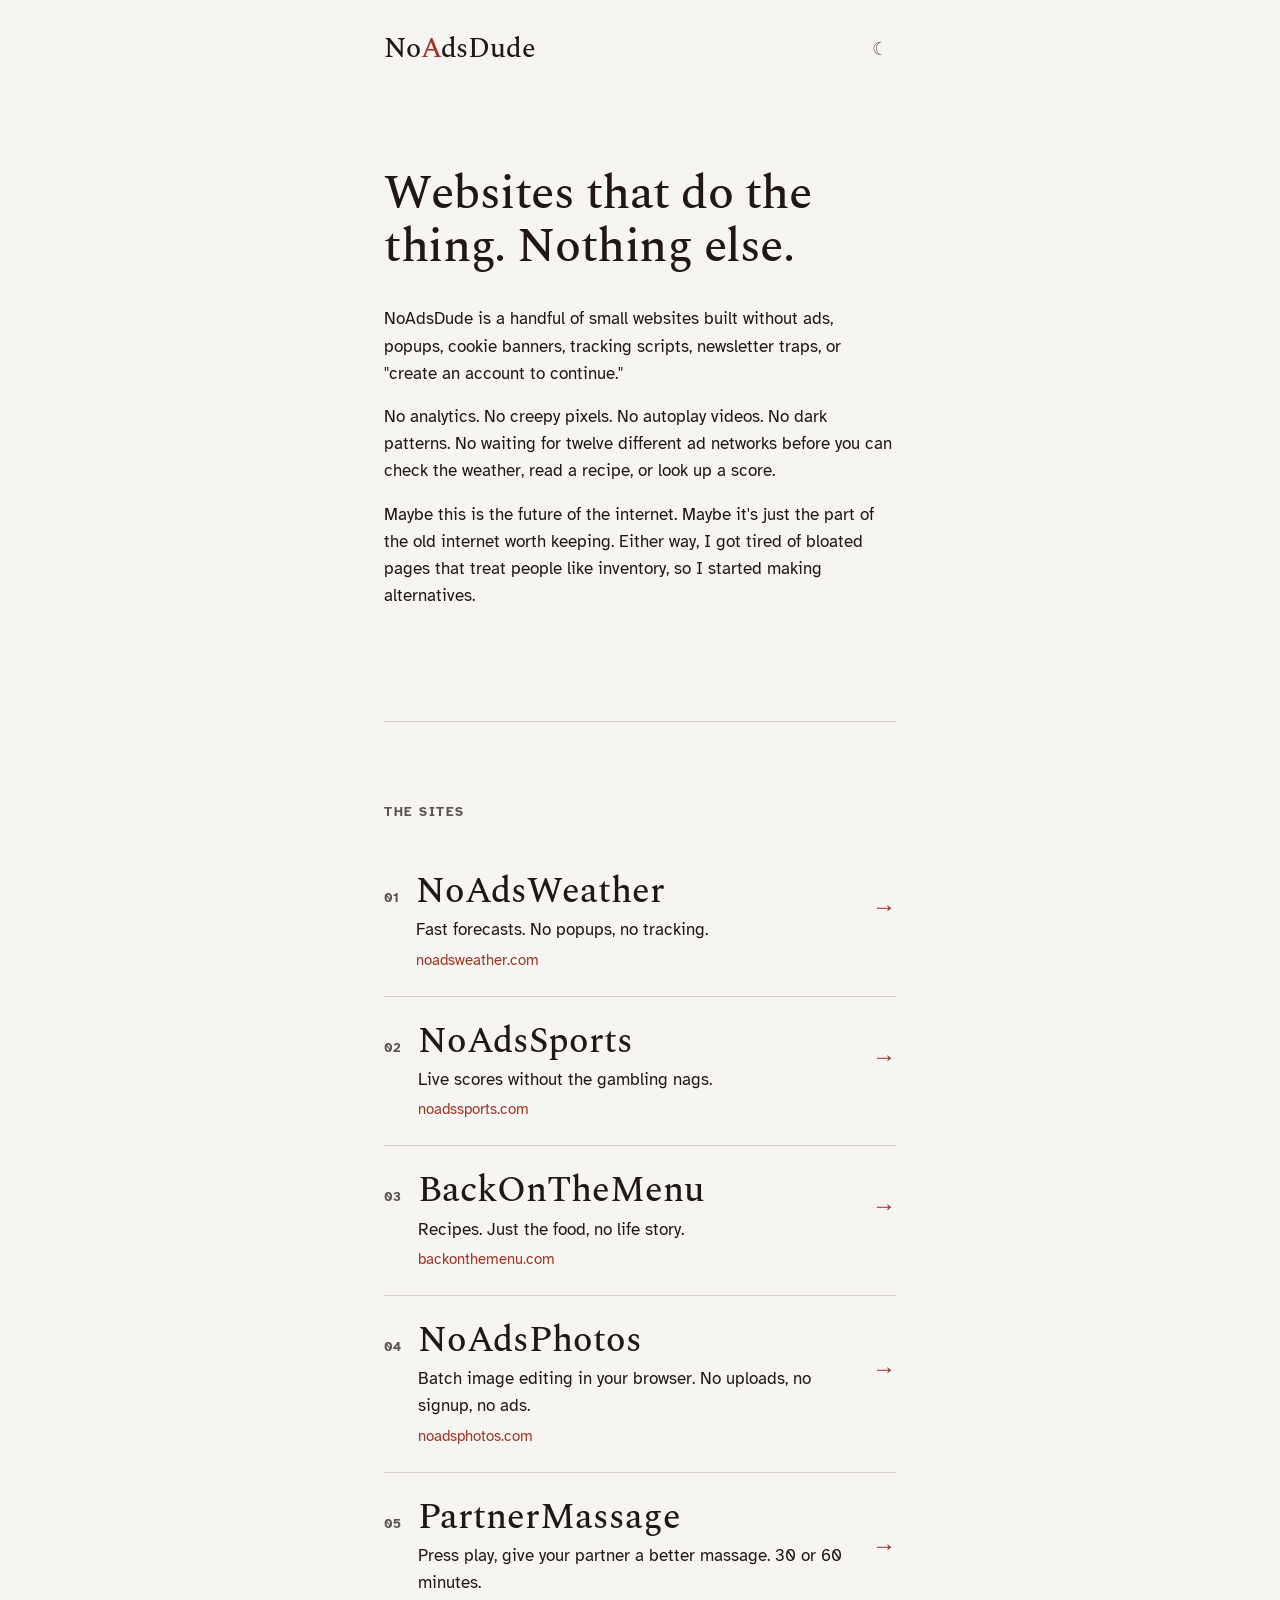
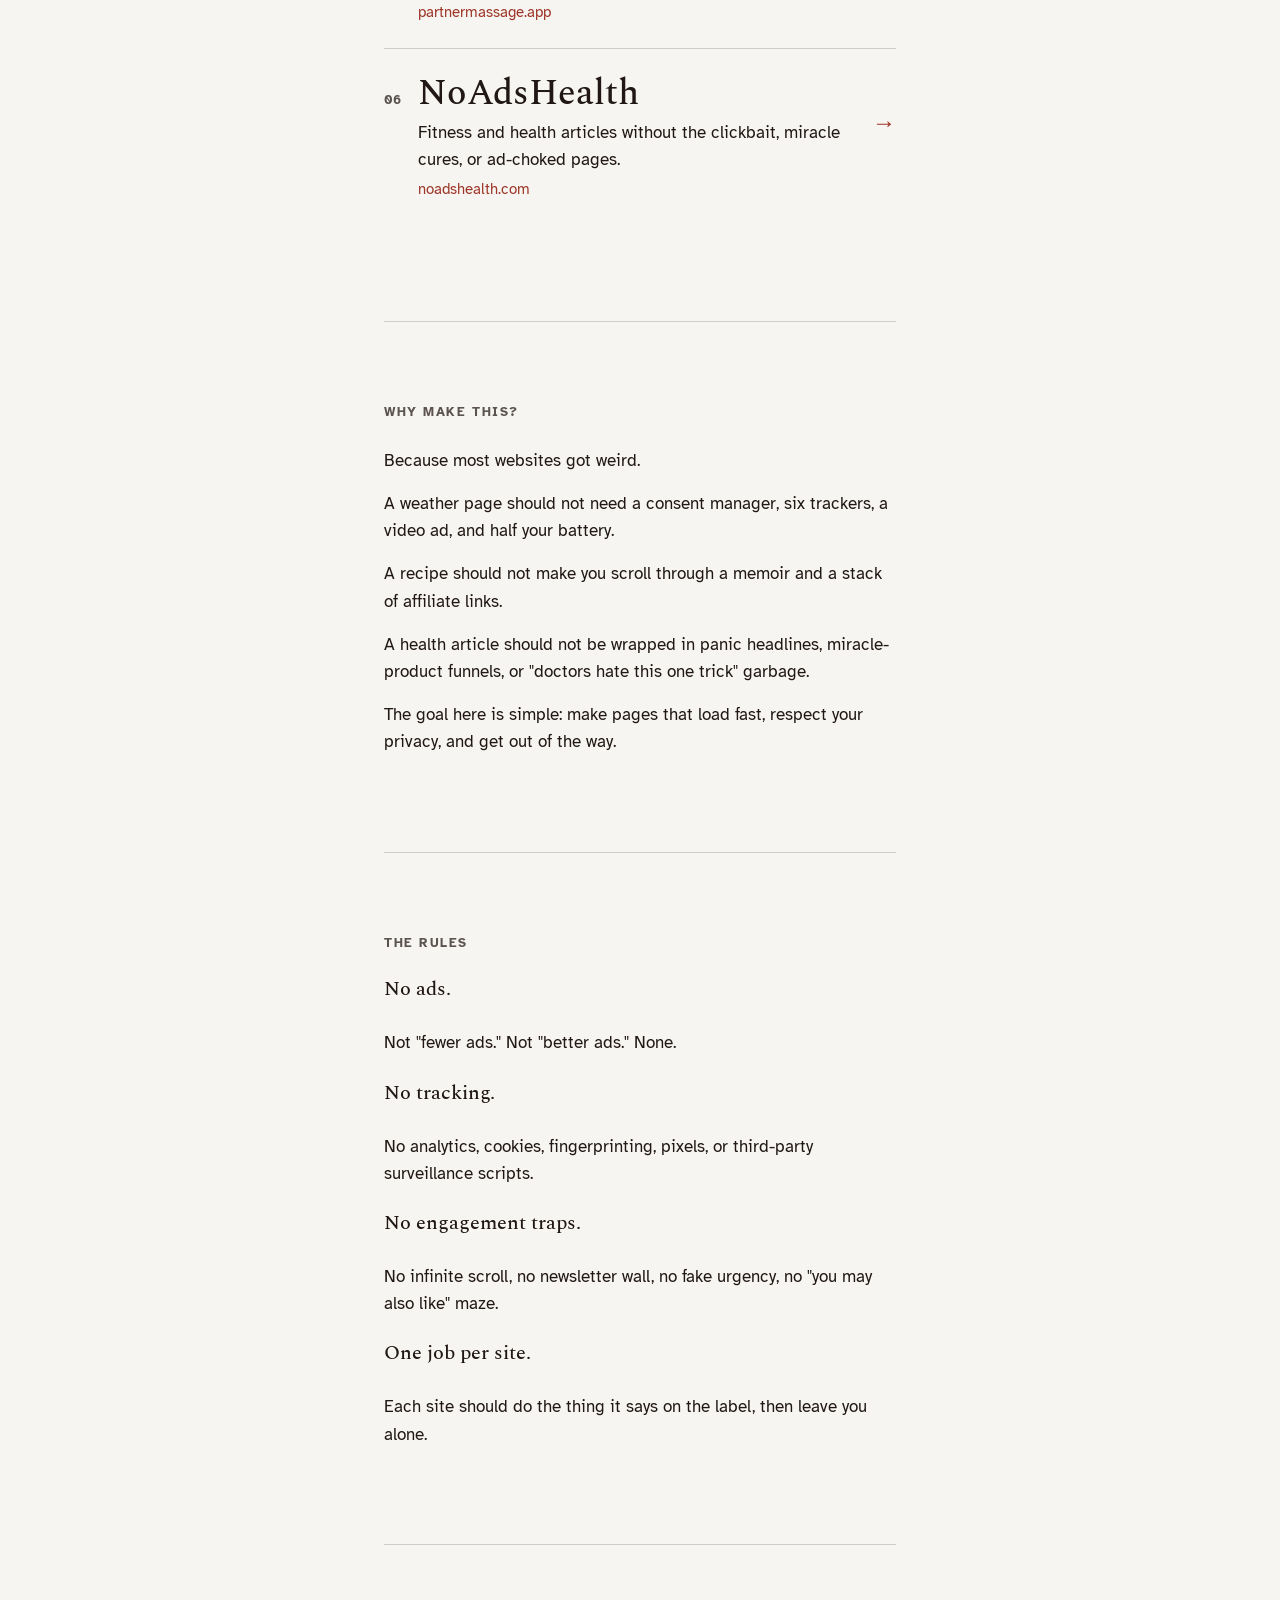
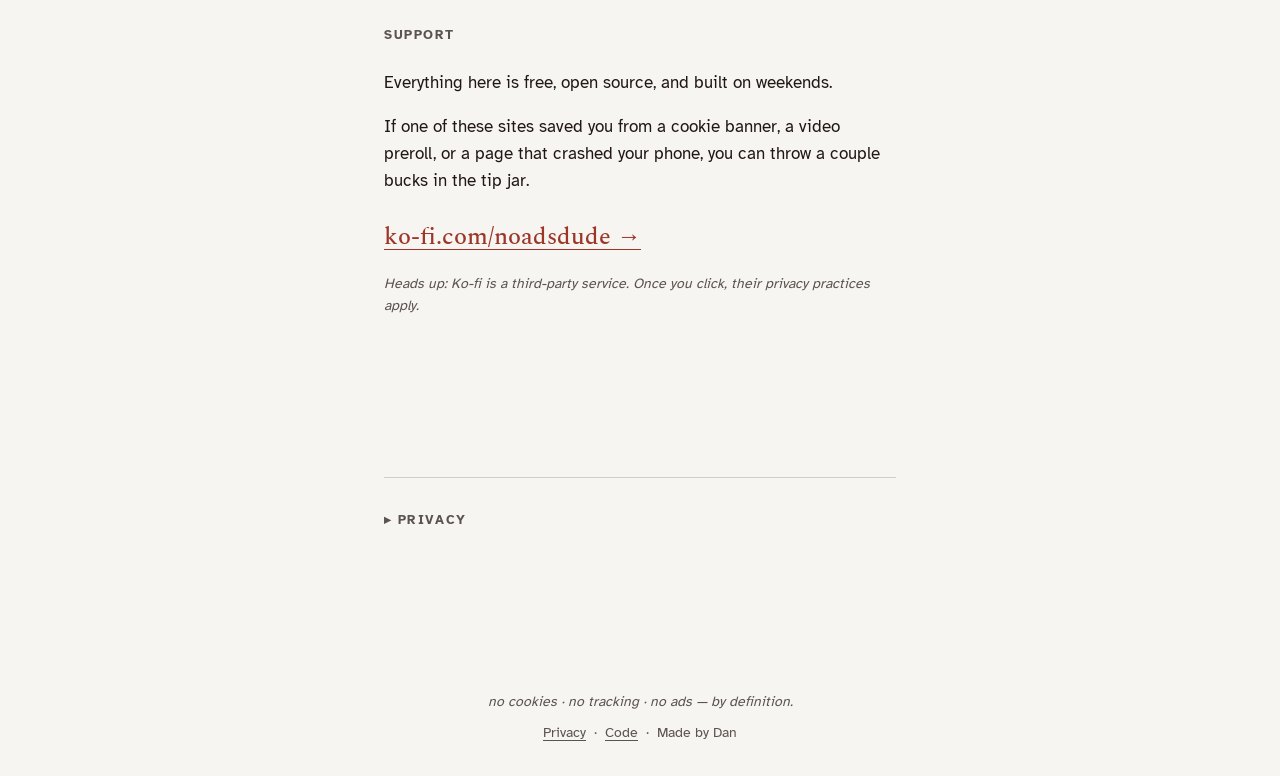
<file: index.html>
<!doctype html>
<html lang="en">
<head>
  <meta charset="utf-8">
  <meta name="viewport" content="width=device-width, initial-scale=1, viewport-fit=cover">
  <meta name="color-scheme" content="light dark">
  <meta name="theme-color" content="#f7f5f1" media="(prefers-color-scheme: light)">
  <meta name="theme-color" content="#1a1612" media="(prefers-color-scheme: dark)">

  <title>NoAdsDude: Simple websites with no ads or tracking</title>
  <meta name="description" content="Simple, useful websites without ads, tracking, popups, cookie banners, or engagement traps. NoAdsDude is the web with less junk.">
  <link rel="canonical" href="https://noadsdude.com/">

  <meta property="og:title" content="NoAdsDude">
  <meta property="og:description" content="Websites that do the thing. Nothing else. Ad-free, tracker-free, no bloat.">
  <meta property="og:type" content="website">
  <meta property="og:url" content="https://noadsdude.com/">
  <meta property="og:image" content="https://noadsdude.com/img/og.png">
  <meta property="og:image:width" content="1200">
  <meta property="og:image:height" content="630">
  <meta name="twitter:card" content="summary_large_image">

  <!-- Favicon: light/dark PNG variants (browser tab); ICO for legacy fallback; PNG for iOS home screen -->
  <link rel="icon" type="image/png" sizes="96x96" href="/favicon-light-96x96.png" media="(prefers-color-scheme: light)">
  <link rel="icon" type="image/png" sizes="96x96" href="/favicon-dark-96x96.png" media="(prefers-color-scheme: dark)">
  <link rel="icon" type="image/png" sizes="512x512" href="/favicon-light-512.png" media="(prefers-color-scheme: light)">
  <link rel="icon" type="image/png" sizes="512x512" href="/favicon-dark-512.png" media="(prefers-color-scheme: dark)">
  <link rel="shortcut icon" href="/favicon-light.ico">
  <link rel="apple-touch-icon" href="/apple-touch-icon.png">

  <link rel="preload" href="/fonts/spectral-500-latin.woff2" as="font" type="font/woff2" crossorigin>

  <link rel="stylesheet" href="/style.css">

  <!-- Theme bootstrap: inline so it runs before first paint and prevents FOUC -->
  <script>
    (function () {
      try {
        var stored = localStorage.getItem('noadsdude:theme');
        var theme = (stored === 'light' || stored === 'dark')
          ? stored
          : (window.matchMedia('(prefers-color-scheme: dark)').matches ? 'dark' : 'light');
        document.documentElement.setAttribute('data-theme', theme);
      } catch (e) { /* localStorage unavailable: defer to CSS prefers-color-scheme */ }
    })();
  </script>

  <noscript>
    <style>
      /* If JS is off, hide the theme toggle (it would do nothing) */
      #theme-toggle { display: none !important; }
    </style>
  </noscript>
</head>
<body>
  <header class="site-header">
    <a class="wordmark" href="/" aria-label="NoAdsDude home">
      No<span class="mark">A</span>dsDude
    </a>
    <button id="theme-toggle" type="button"
            aria-label="Switch to dark theme"
            aria-pressed="false">
      <span aria-hidden="true" data-icon-light>☼</span>
      <span aria-hidden="true" data-icon-dark>☾</span>
    </button>
  </header>

  <main>
    <section class="manifesto" aria-labelledby="manifesto-heading">
      <h1 id="manifesto-heading" data-i18n="headline">
        Websites that do the thing. Nothing else.
      </h1>
      <p data-i18n="bodyP1">
        NoAdsDude is a handful of small websites built without ads, popups, cookie banners, tracking scripts, newsletter traps, or "create an account to continue."
      </p>
      <p data-i18n="bodyP2">
        No analytics. No creepy pixels. No autoplay videos. No dark patterns. No waiting for twelve different ad networks before you can check the weather, read a recipe, or look up a score.
      </p>
      <p data-i18n="bodyP3">
        Maybe this is the future of the internet. Maybe it's just the part of the old internet worth keeping. Either way, I got tired of bloated pages that treat people like inventory, so I started making alternatives.
      </p>
    </section>

    <section class="sites" aria-labelledby="sites-heading">
      <h2 id="sites-heading" class="section-label" data-i18n="sitesLabel">The sites</h2>
      <ol class="site-list">
        <li>
          <a class="site-link" href="https://noadsweather.com" target="_blank" rel="noopener noreferrer">
            <span class="site-name">NoAdsWeather</span>
            <span class="site-desc" data-i18n="siteWeatherDesc">Fast forecasts. No popups, no tracking.</span>
            <span class="site-url" aria-hidden="true">noadsweather.com</span>
            <span class="site-arrow" aria-hidden="true">→</span>
          </a>
        </li>
        <li>
          <a class="site-link" href="https://noadssports.com" target="_blank" rel="noopener noreferrer">
            <span class="site-name">NoAdsSports</span>
            <span class="site-desc" data-i18n="siteSportsDesc">Live scores without the gambling nags.</span>
            <span class="site-url" aria-hidden="true">noadssports.com</span>
            <span class="site-arrow" aria-hidden="true">→</span>
          </a>
        </li>
        <li>
          <a class="site-link" href="https://backonthemenu.com" target="_blank" rel="noopener noreferrer">
            <span class="site-name">BackOnTheMenu</span>
            <span class="site-desc" data-i18n="siteMenuDesc">Recipes. Just the food, no life story.</span>
            <span class="site-url" aria-hidden="true">backonthemenu.com</span>
            <span class="site-arrow" aria-hidden="true">→</span>
          </a>
        </li>
        <li>
          <a class="site-link" href="https://noadsphotos.com" target="_blank" rel="noopener noreferrer">
            <span class="site-name">NoAdsPhotos</span>
            <span class="site-desc" data-i18n="sitePhotosDesc">Batch image editing in your browser. No uploads, no signup, no ads.</span>
            <span class="site-url" aria-hidden="true">noadsphotos.com</span>
            <span class="site-arrow" aria-hidden="true">→</span>
          </a>
        </li>
        <li>
          <a class="site-link" href="https://partnermassage.app" target="_blank" rel="noopener noreferrer">
            <span class="site-name">PartnerMassage</span>
            <span class="site-desc" data-i18n="siteMassageDesc">Press play, give your partner a better massage. 30 or 60 minutes.</span>
            <span class="site-url" aria-hidden="true">partnermassage.app</span>
            <span class="site-arrow" aria-hidden="true">→</span>
          </a>
        </li>
        <li>
          <a class="site-link" href="https://noadshealth.com" target="_blank" rel="noopener noreferrer">
            <span class="site-name">NoAdsHealth</span>
            <span class="site-desc" data-i18n="siteHealthDesc">Fitness and health articles without the clickbait, miracle cures, or ad-choked pages.</span>
            <span class="site-url" aria-hidden="true">noadshealth.com</span>
            <span class="site-arrow" aria-hidden="true">→</span>
          </a>
        </li>
      </ol>
    </section>

    <section class="why" aria-labelledby="why-heading">
      <h2 id="why-heading" class="section-label" data-i18n="whyLabel">Why make this?</h2>
      <p data-i18n="whyIntro">Because most websites got weird.</p>
      <p data-i18n="whyExample1">A weather page should not need a consent manager, six trackers, a video ad, and half your battery.</p>
      <p data-i18n="whyExample2">A recipe should not make you scroll through a memoir and a stack of affiliate links.</p>
      <p data-i18n="whyExample3">A health article should not be wrapped in panic headlines, miracle-product funnels, or "doctors hate this one trick" garbage.</p>
      <p data-i18n="whyClosing">The goal here is simple: make pages that load fast, respect your privacy, and get out of the way.</p>
    </section>

    <section class="rules" aria-labelledby="rules-heading">
      <h2 id="rules-heading" class="section-label" data-i18n="rulesLabel">The rules</h2>
      <dl class="rules-list">
        <dt data-i18n="ruleAdsTitle">No ads.</dt>
        <dd data-i18n="ruleAdsBody">Not "fewer ads." Not "better ads." None.</dd>
        <dt data-i18n="ruleTrackingTitle">No tracking.</dt>
        <dd data-i18n="ruleTrackingBody">No analytics, cookies, fingerprinting, pixels, or third-party surveillance scripts.</dd>
        <dt data-i18n="ruleTrapsTitle">No engagement traps.</dt>
        <dd data-i18n="ruleTrapsBody">No infinite scroll, no newsletter wall, no fake urgency, no "you may also like" maze.</dd>
        <dt data-i18n="ruleOneJobTitle">One job per site.</dt>
        <dd data-i18n="ruleOneJobBody">Each site should do the thing it says on the label, then leave you alone.</dd>
      </dl>
    </section>

    <section class="support" aria-labelledby="support-heading">
      <h2 id="support-heading" class="section-label" data-i18n="supportLabel">Support</h2>
      <p data-i18n="supportP1">
        Everything here is free, open source, and built on weekends.
      </p>
      <p data-i18n="supportP2">
        If one of these sites saved you from a cookie banner, a video preroll, or a page that crashed your phone, you can throw a couple bucks in the tip jar.
      </p>
      <p class="support-cta">
        <a href="https://ko-fi.com/noadsdude" target="_blank" rel="noopener noreferrer">ko-fi.com/noadsdude <span aria-hidden="true">→</span></a>
      </p>
      <p class="caption" data-i18n="kofiPrivacyNote">
        Heads up: Ko-fi is a third-party service. Once you click, their privacy practices apply.
      </p>
    </section>

    <details id="privacy" class="privacy-panel">
      <summary data-i18n="privacyHeading">Privacy</summary>
      <p data-i18n="privacyP1">
        This page makes zero third-party requests. No analytics, no cookies, no fingerprinting, no remote fonts, no embedded widgets. Fonts and stylesheets are served from noadsdude.com.
      </p>
      <p data-i18n="privacyP2">
        The only thing stored locally is your theme preference, kept in your browser's localStorage. That is not a cookie.
      </p>
      <p data-i18n="privacyP3">
        Outbound links to sibling sites (noadsweather.com, noadssports.com, backonthemenu.com, noadsphotos.com, partnermassage.app, noadshealth.com) and to Ko-fi take you off this site; their own privacy practices apply once you click.
      </p>
      <p>
        <a href="/privacy.html" data-i18n="privacyStandalone">Read this on its own page →</a>
      </p>
    </details>
  </main>

  <footer class="site-footer">
    <p class="stance" data-i18n="footerStance">no cookies&nbsp;·&nbsp;no tracking&nbsp;·&nbsp;no ads — by definition.</p>
    <p class="footer-meta">
      <a href="#privacy" data-i18n="privacyLink">Privacy</a>
      <span aria-hidden="true">&nbsp;·&nbsp;</span>
      <a href="https://github.com/Dan512/noadsweather" target="_blank" rel="noopener noreferrer" data-i18n="codeLink">Code</a>
      <span aria-hidden="true">&nbsp;·&nbsp;</span>
      <span data-i18n="madeBy">Made by Dan</span>
    </p>
  </footer>

  <script src="/i18n.js" defer></script>
  <script src="/theme.js" defer></script>
</body>
</html>
</file>
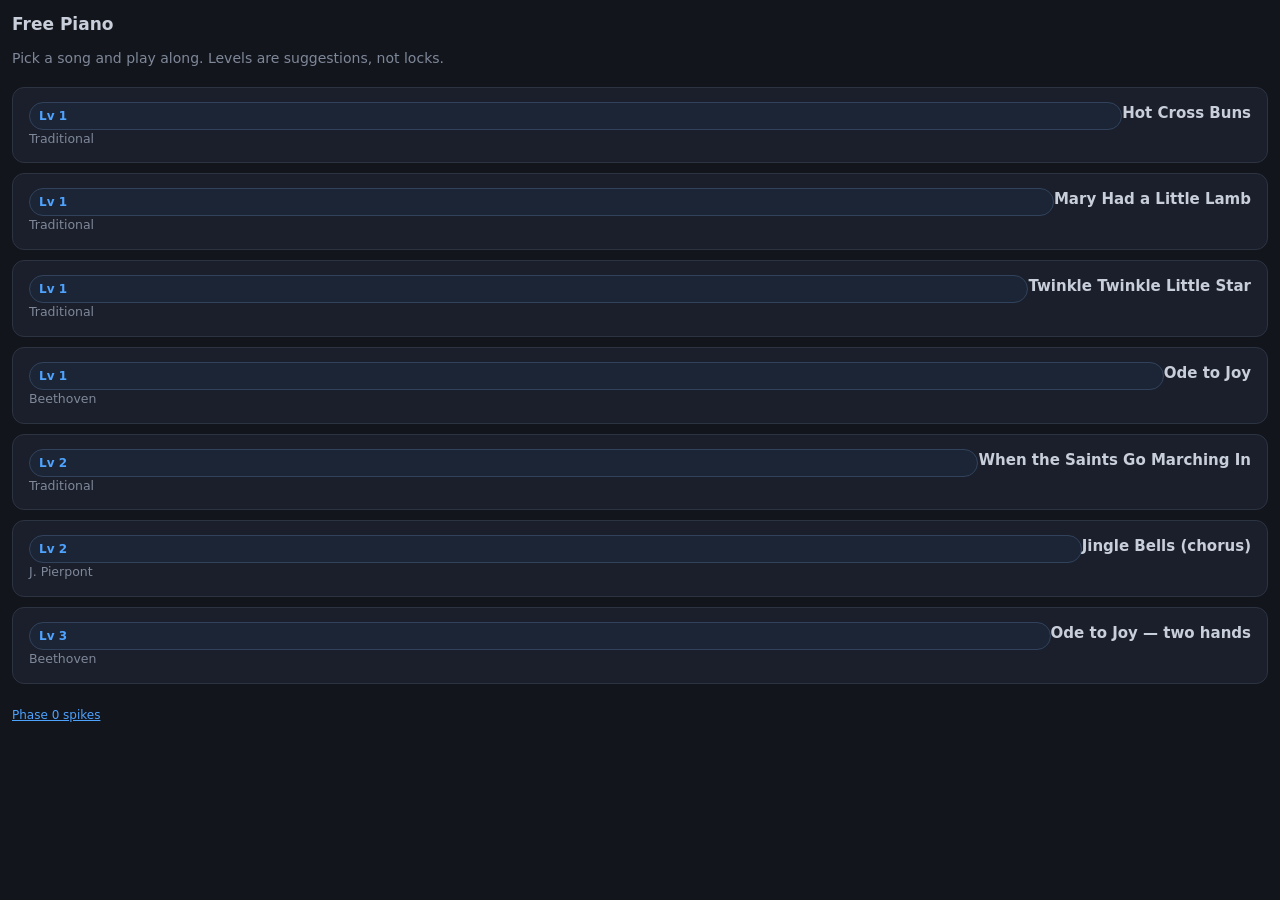
<file: piano/index.html>
<!doctype html>
<html lang="en">
<head>
  <meta charset="utf-8">
  <meta name="viewport" content="width=device-width, initial-scale=1, viewport-fit=cover">
  <meta name="robots" content="noindex, nofollow">
  <title>Free Piano</title>
  <style>
    :root { color-scheme: dark; }
    * { box-sizing: border-box; }
    body {
      margin: 0; padding: 12px;
      font: 15px/1.5 system-ui, -apple-system, Segoe UI, sans-serif;
      background: #12151c; color: #c9cfda;
    }
    header { display: flex; align-items: baseline; gap: 10px; margin-bottom: 10px; }
    h1 { font-size: 17px; margin: 0; }
    .composer { color: #7f8899; font-size: 13px; }

    .controls { display: flex; gap: 8px; align-items: center; margin-bottom: 12px; flex-wrap: wrap; }
    button {
      font: inherit; padding: 10px 18px; border-radius: 8px; cursor: pointer;
      background: #232936; color: #c9cfda; border: 1px solid #333b4a;
    }
    button.primary { background: #1c2536; border-color: #4ea3ff; color: #4ea3ff; font-weight: 600; }
    button:disabled { opacity: 0.45; }
    select {
      font: inherit; padding: 9px 10px; border-radius: 8px;
      background: #232936; color: #c9cfda; border: 1px solid #333b4a;
    }

    #stage { position: relative; background: #fff; border-radius: 10px; overflow-x: auto; }
    .score-content { position: relative; width: max-content; min-width: 100%; }
    .score-overlay { position: absolute; inset: 0; pointer-events: none; }
    .note-highlight {
      position: absolute; border-radius: 4px; opacity: 0;
      background: rgba(78, 163, 255, 0.35);
      transition: opacity 90ms linear;
    }
    .note-highlight.active { opacity: 1; }
    .playhead {
      position: absolute; width: 2px; background: #ffb020;
      box-shadow: 0 0 6px rgba(255, 176, 32, 0.8);
    }

    #status { margin-top: 10px; color: #7f8899; font-size: 13px; min-height: 1.4em; }
    footer { margin-top: 18px; font-size: 12px; }
    footer a { color: #4ea3ff; }

    .controls label { display: flex; align-items: center; gap: 5px; font-size: 13px; }
    .note-name {
      position: absolute; color: #fff; font-weight: 700;
      transform: translate(-50%, -50%);
      text-shadow: 0 0 2px rgba(0,0,0,0.95), 0 0 4px rgba(0,0,0,0.7);
      pointer-events: none; line-height: 1;
    }
    #stage.hide-names .note-name { display: none; }

    #keyboard { position: sticky; bottom: 8px; margin-top: 12px; z-index: 5; }
    .kb-lane {
      position: relative; height: 90px; overflow: hidden;
      background: #171b24; border-radius: 8px 8px 0 0; margin-bottom: 2px;
    }
    .kb-lane-hitline {
      position: absolute; left: 0; right: 0; bottom: 0; height: 2px;
      background: rgba(255, 176, 32, 0.7); z-index: 2;
    }
    .kb-bar {
      position: absolute; border-radius: 4px;
      background: rgba(78, 163, 255, 0.85);
      /* Black outline so back-to-back notes on the same key read as separate strikes
         instead of one long bar (box-sizing keeps it inside the duration height). */
      border: 2px solid #000;
      box-shadow: 0 0 6px rgba(78, 163, 255, 0.4);
      will-change: transform;
    }
    .kb-row {
      position: relative; display: flex; height: 108px;
      border-radius: 8px; overflow: hidden;
      box-shadow: 0 4px 16px rgba(0,0,0,0.5);
    }
    .kb-white {
      flex: 1; background: #f7f7f9; border: 1px solid #9aa0ab; border-radius: 0 0 4px 4px;
      color: #555; font-size: 11px;
      display: flex; align-items: flex-end; justify-content: center; padding-bottom: 5px;
    }
    .kb-white.kb-active { background: #4ea3ff; color: #fff; }
    .kb-black {
      position: absolute; top: 0; height: 62%;
      background: #1b1e26; border-radius: 0 0 4px 4px;
      transform: translateX(-50%); z-index: 2;
    }
    .kb-black.kb-active { background: #4ea3ff; }

    /* Left hand reads green, right hand blue — the same convention Synthesia uses, so it's
       familiar. Hands are also spatially separated on the keyboard, so colour is a redundant
       cue rather than the only one. These rules follow the blue ones so they win on order. */
    .kb-bar.kb-bar-left {
      background: rgba(62, 207, 142, 0.85);
      box-shadow: 0 0 6px rgba(62, 207, 142, 0.4);
    }
    .kb-white.kb-active-left { background: #3ecf8e; color: #10261c; }
    .kb-black.kb-active-left { background: #3ecf8e; }
    .note-highlight.left-hand { background: rgba(62, 207, 142, 0.4); }

    .sub { color: #7f8899; font-size: 14px; margin: 0 0 18px; }
    #songList { display: grid; gap: 10px; }
    .song-card {
      display: grid; grid-template-columns: 1fr auto; grid-template-rows: auto auto;
      text-align: left; padding: 14px 16px; border-radius: 12px; cursor: pointer;
      background: #1a1f2b; border: 1px solid #2c3341; color: inherit; font: inherit;
    }
    .song-card:active { background: #232936; }
    .song-title { font-size: 15px; font-weight: 600; color: #c9cfda; }
    .song-meta { font-size: 12.5px; color: #7f8899; grid-column: 1; }
    .song-level {
      grid-row: 1 / span 2; align-self: center; font-size: 12px; font-weight: 700;
      color: #4ea3ff; background: #1c2536; border: 1px solid #31435c;
      padding: 4px 9px; border-radius: 999px;
    }
    #back {
      padding: 6px 13px; font-size: 20px; line-height: 1; border-radius: 8px;
      background: #232936; color: #c9cfda; border: 1px solid #333b4a;
    }
    #library footer { margin-top: 22px; }
  </style>
  <script type="module" crossorigin src="/piano/assets/main-PHlzTmXQ.js"></script>
  <link rel="modulepreload" crossorigin href="/piano/assets/modulepreload-polyfill-B5Qt9EMX.js">
  <link rel="modulepreload" crossorigin href="/piano/assets/opensheetmusicdisplay.min-CQSAqopO.js">
</head>
<body>
  <div id="library" hidden>
    <header><h1>Free Piano</h1></header>
    <p class="sub">Pick a song and play along. Levels are suggestions, not locks.</p>
    <div id="songList"></div>
    <footer><a href="spikes/index.html">Phase 0 spikes</a></footer>
  </div>

  <div id="player" hidden>
    <header>
      <button id="back" title="Back to songs">‹</button>
      <h1 id="songTitle"></h1>
      <span class="composer" id="songComposer"></span>
    </header>

    <div class="controls">
      <button id="play" class="primary" disabled>Play</button>
      <button id="restart" title="Restart from the top" disabled>↻</button>
      <button id="stop" disabled>Stop</button>
      <label>
        Tempo
        <select id="tempo">
          <option value="0.6">60%</option>
          <option value="0.8">80%</option>
          <option value="1" selected>100%</option>
        </select>
      </label>
      <label>
        <select id="hands" hidden>
          <option value="both" selected>Both hands</option>
          <option value="right">Right hand</option>
          <option value="left">Left hand</option>
        </select>
      </label>
      <label><input type="checkbox" id="showNames" checked> Note names</label>
      <label><input type="checkbox" id="showKeyboard" checked> Keyboard</label>
      <label><input type="checkbox" id="loop"> Loop</label>
    </div>

    <div id="stage"></div>
    <div id="status">Loading…</div>
    <div id="keyboard"></div>
  </div>

</body>
</html>
</file>
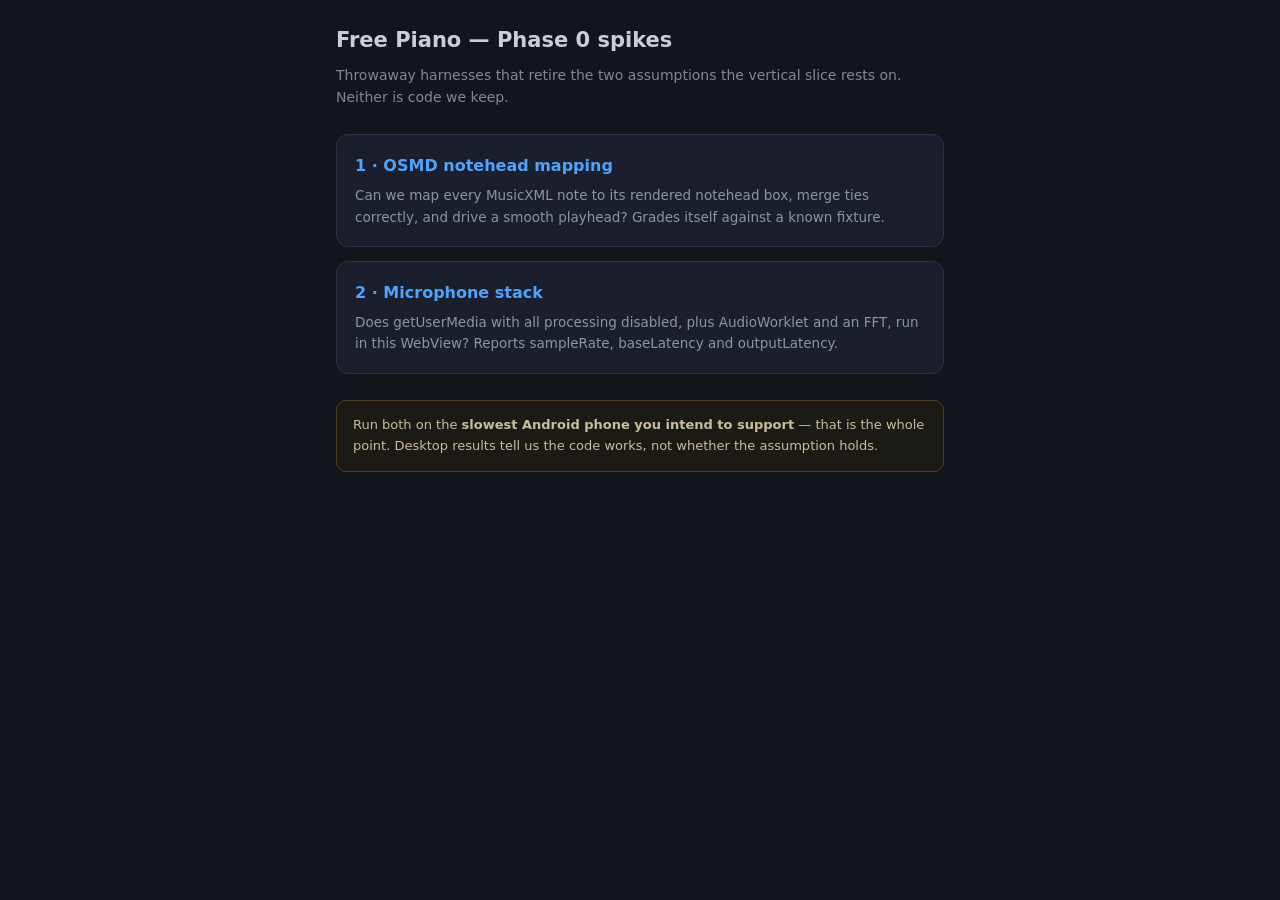
<file: piano/spikes/index.html>
<!doctype html>
<html lang="en">
<head>
  <meta charset="utf-8">
  <meta name="viewport" content="width=device-width, initial-scale=1, viewport-fit=cover">
  <!-- Temporary diagnostic pages hosted on a public domain — keep them out of search. -->
  <meta name="robots" content="noindex, nofollow">
  <title>Free Piano — Phase 0 spikes</title>
  <style>
    :root { color-scheme: dark; }
    * { box-sizing: border-box; }
    body {
      margin: 0; padding: 24px 16px;
      font: 15px/1.6 system-ui, -apple-system, Segoe UI, sans-serif;
      background: #12151c; color: #c9cfda;
      max-width: 640px; margin-inline: auto;
    }
    h1 { font-size: 21px; margin: 0 0 6px; }
    .sub { color: #7f8899; font-size: 14px; margin: 0 0 26px; }
    a.card {
      display: block; text-decoration: none; color: inherit;
      padding: 18px; border-radius: 12px; margin-bottom: 14px;
      background: #1a1f2b; border: 1px solid #2c3341;
    }
    a.card:active { background: #232936; }
    a.card h2 { font-size: 16px; margin: 0 0 6px; color: #4ea3ff; }
    a.card p { margin: 0; font-size: 13.5px; color: #8b95a5; }
    .note {
      margin-top: 26px; padding: 14px 16px; border-radius: 10px;
      background: #1c1a14; border: 1px solid #4a3f24;
      font-size: 13px; color: #c9bd9e;
    }
  </style>
</head>
<body>
  <h1>Free Piano — Phase 0 spikes</h1>
  <p class="sub">
    Throwaway harnesses that retire the two assumptions the vertical slice rests on.
    Neither is code we keep.
  </p>

  <a class="card" href="osmd/index.html">
    <h2>1 · OSMD notehead mapping</h2>
    <p>
      Can we map every MusicXML note to its rendered notehead box, merge ties correctly,
      and drive a smooth playhead? Grades itself against a known fixture.
    </p>
  </a>

  <a class="card" href="mic/index.html">
    <h2>2 · Microphone stack</h2>
    <p>
      Does getUserMedia with all processing disabled, plus AudioWorklet and an FFT, run in
      this WebView? Reports sampleRate, baseLatency and outputLatency.
    </p>
  </a>

  <div class="note">
    Run both on the <strong>slowest Android phone you intend to support</strong> — that is the
    whole point. Desktop results tell us the code works, not whether the assumption holds.
  </div>
</body>
</html>
</file>
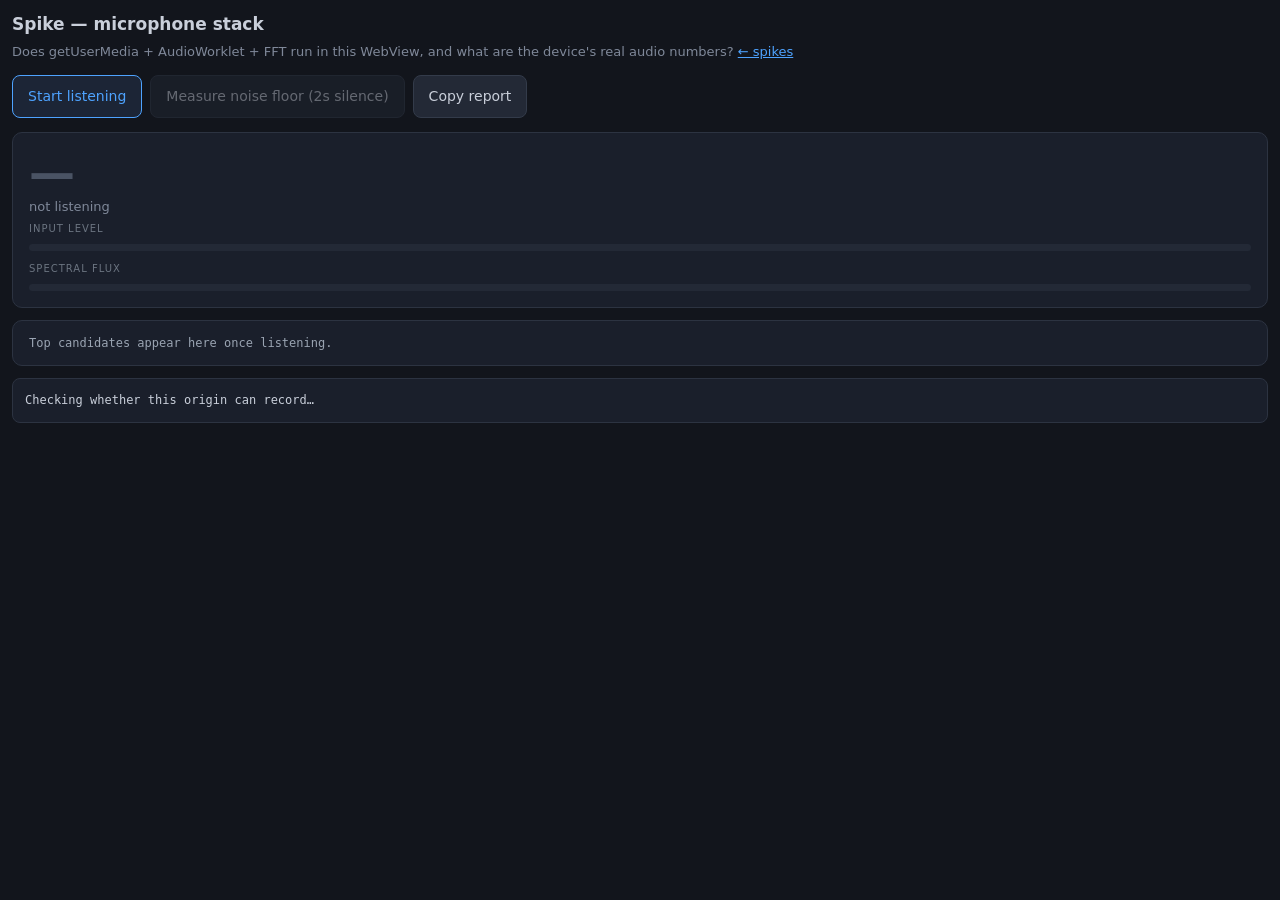
<file: piano/spikes/mic/index.html>
<!doctype html>
<html lang="en">
<head>
  <meta charset="utf-8">
  <meta name="viewport" content="width=device-width, initial-scale=1, viewport-fit=cover">
  <meta name="robots" content="noindex, nofollow">
  <title>Spike — microphone stack</title>
  <style>
    :root { color-scheme: dark; }
    * { box-sizing: border-box; }
    body {
      margin: 0; padding: 12px;
      font: 14px/1.5 system-ui, -apple-system, Segoe UI, sans-serif;
      background: #12151c; color: #c9cfda;
    }
    h1 { font-size: 17px; margin: 0 0 4px; }
    .sub { color: #7f8899; font-size: 13px; margin: 0 0 14px; }
    a { color: #4ea3ff; }

    .controls { display: flex; gap: 8px; flex-wrap: wrap; margin-bottom: 14px; }
    button {
      font: inherit; padding: 10px 15px; border-radius: 8px; cursor: pointer;
      background: #232936; color: #c9cfda; border: 1px solid #333b4a;
    }
    button:disabled { opacity: 0.45; }
    button.primary { background: #1c2536; border-color: #4ea3ff; color: #4ea3ff; }

    .readout {
      display: grid; grid-template-columns: 1fr auto; gap: 4px 14px;
      padding: 16px; border-radius: 10px; margin-bottom: 12px;
      background: #1a1f2b; border: 1px solid #2c3341;
    }
    #note { font-size: 46px; font-weight: 700; line-height: 1.05; color: #3ecf8e; }
    #note.idle { color: #4a5364; }
    #freq { color: #7f8899; font-size: 13px; }
    .stat { text-align: right; font: 12px/1.7 ui-monospace, Consolas, monospace; color: #9aa4b2; }

    .meter { height: 7px; border-radius: 4px; background: #232936; overflow: hidden; margin-top: 8px; }
    .meter > div { height: 100%; width: 0; background: #4ea3ff; transition: width 60ms linear; }
    #fluxBar > div { background: #ffb020; }

    .label { font-size: 10px; letter-spacing: 1px; color: #6b7480; text-transform: uppercase; }

    #candidates {
      font: 12px/1.7 ui-monospace, Consolas, monospace; color: #9aa4b2;
      padding: 12px 16px; border-radius: 10px; margin-bottom: 12px;
      background: #1a1f2b; border: 1px solid #2c3341;
    }

    #report {
      padding: 12px; border-radius: 8px;
      background: #1a1f2b; border: 1px solid #2c3341;
      font: 12px/1.55 ui-monospace, Consolas, monospace;
      white-space: pre-wrap; word-break: break-word;
    }
    .ok { color: #3ecf8e; } .warn { color: #ffb020; } .fail { color: #ff6b6b; }
  </style>
  <script type="module" crossorigin src="/piano/assets/mic-8cRlY-8i.js"></script>
  <link rel="modulepreload" crossorigin href="/piano/assets/modulepreload-polyfill-B5Qt9EMX.js">
</head>
<body>
  <h1>Spike — microphone stack</h1>
  <p class="sub">
    Does getUserMedia + AudioWorklet + FFT run in this WebView, and what are the device's
    real audio numbers? <a href="../../index.html">← spikes</a>
  </p>

  <div class="controls">
    <button id="start" class="primary">Start listening</button>
    <button id="floor" disabled>Measure noise floor (2s silence)</button>
    <button id="copy">Copy report</button>
  </div>

  <div class="readout">
    <div>
      <div id="note" class="idle">—</div>
      <div id="freq">not listening</div>
    </div>
    <div class="stat" id="scores"></div>
    <div style="grid-column: 1 / -1">
      <div class="label">input level</div>
      <div class="meter" id="levelBar"><div></div></div>
      <div class="label" style="margin-top:10px">spectral flux</div>
      <div class="meter" id="fluxBar"><div></div></div>
    </div>
  </div>

  <div id="candidates">Top candidates appear here once listening.</div>

  <div id="report">Checking whether this origin can record…</div>

</body>
</html>
</file>
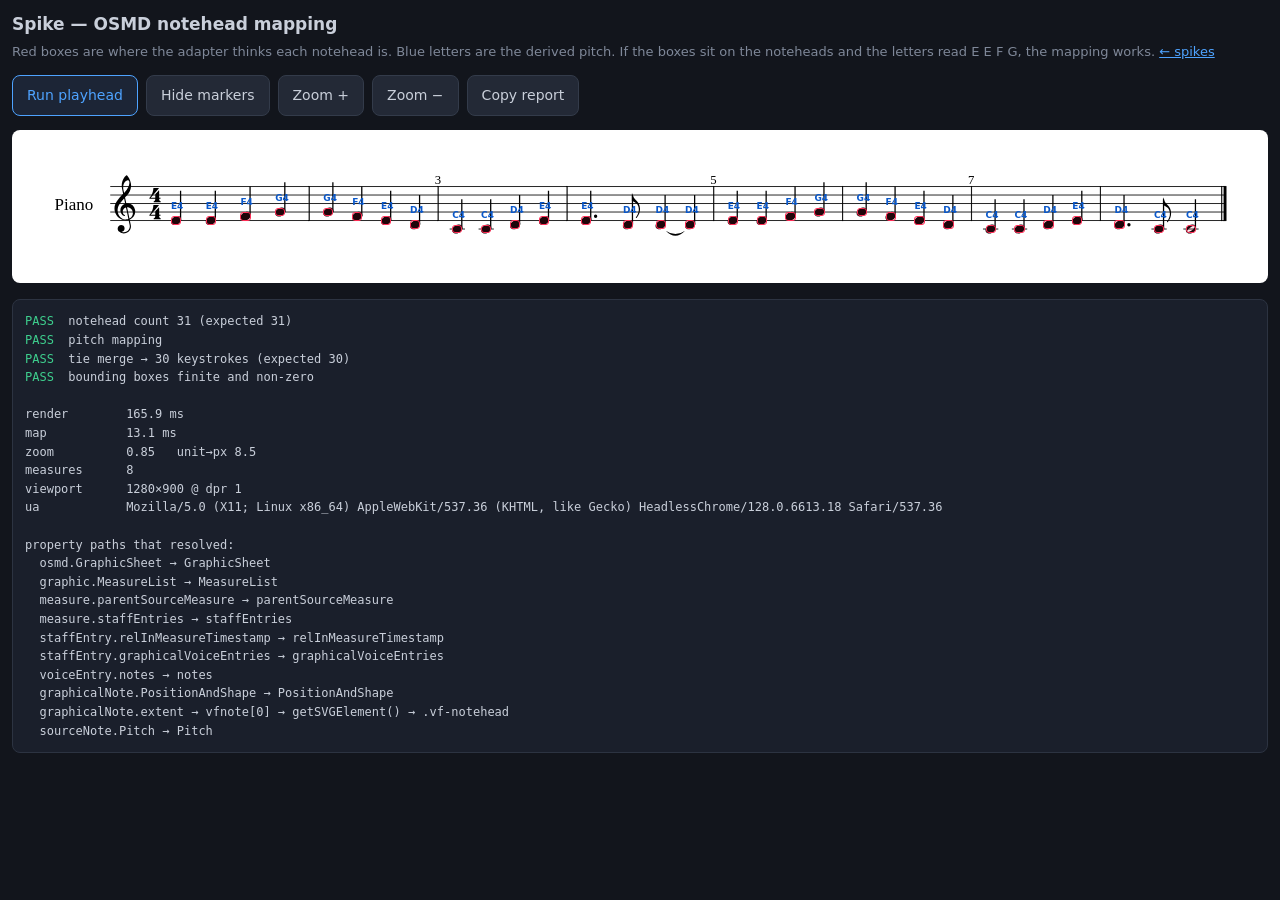
<file: piano/spikes/osmd/index.html>
<!doctype html>
<html lang="en">
<head>
  <meta charset="utf-8">
  <meta name="viewport" content="width=device-width, initial-scale=1, viewport-fit=cover">
  <meta name="robots" content="noindex, nofollow">
  <title>Spike — OSMD notehead mapping</title>
  <style>
    :root { color-scheme: dark; }
    * { box-sizing: border-box; }
    body {
      margin: 0; padding: 12px;
      font: 14px/1.5 system-ui, -apple-system, Segoe UI, sans-serif;
      background: #12151c; color: #c9cfda;
    }
    h1 { font-size: 17px; margin: 0 0 4px; }
    .sub { color: #7f8899; font-size: 13px; margin: 0 0 14px; }

    .controls { display: flex; gap: 8px; flex-wrap: wrap; margin-bottom: 14px; }
    button {
      font: inherit; padding: 9px 14px; border-radius: 8px; cursor: pointer;
      background: #232936; color: #c9cfda; border: 1px solid #333b4a;
    }
    button:active { background: #2c3341; }
    button.primary { background: #1c2536; border-color: #4ea3ff; color: #4ea3ff; }

    /* The overlay must share an origin with OSMD's SVG, so they live in one
       positioned wrapper. This is the arrangement the real render/ module would use. */
    #stage { position: relative; background: #fff; border-radius: 8px; overflow-x: auto; }
    #score { position: relative; }
    #overlay { position: absolute; inset: 0; pointer-events: none; }

    .marker {
      position: absolute; border: 1.5px solid #ff2d55; border-radius: 3px;
      background: rgba(255,45,85,0.12);
    }
    .marker.bad { border-color: #ff9500; background: rgba(255,149,0,0.2); }
    .label {
      position: absolute; font: 700 9px/1 system-ui, sans-serif; color: #0a58ca;
      transform: translateY(-3px);
    }
    #playhead {
      position: absolute; width: 2px; background: #ffb020;
      box-shadow: 0 0 6px rgba(255,176,32,0.8);
    }

    #report {
      margin-top: 16px; padding: 12px; border-radius: 8px;
      background: #1a1f2b; border: 1px solid #2c3341;
      font: 12px/1.55 ui-monospace, SFMono-Regular, Consolas, monospace;
      white-space: pre-wrap; word-break: break-word;
    }
    .ok { color: #3ecf8e; } .warn { color: #ffb020; } .fail { color: #ff6b6b; }
    a { color: #4ea3ff; }
  </style>
  <script type="module" crossorigin src="/piano/assets/osmd-DWjUaxNJ.js"></script>
  <link rel="modulepreload" crossorigin href="/piano/assets/modulepreload-polyfill-B5Qt9EMX.js">
  <link rel="modulepreload" crossorigin href="/piano/assets/opensheetmusicdisplay.min-CQSAqopO.js">
</head>
<body>
  <h1>Spike — OSMD notehead mapping</h1>
  <p class="sub">
    Red boxes are where the adapter thinks each notehead is. Blue letters are the derived pitch.
    If the boxes sit on the noteheads and the letters read E E F G, the mapping works.
    <a href="../../index.html">← spikes</a>
  </p>

  <div class="controls">
    <button id="play" class="primary">Run playhead</button>
    <button id="toggle">Hide markers</button>
    <button id="zoomIn">Zoom +</button>
    <button id="zoomOut">Zoom −</button>
    <button id="copy">Copy report</button>
  </div>

  <div id="stage">
    <div id="score"></div>
    <div id="overlay"><div id="playhead" hidden></div></div>
  </div>

  <div id="report">Loading…</div>

</body>
</html>
</file>
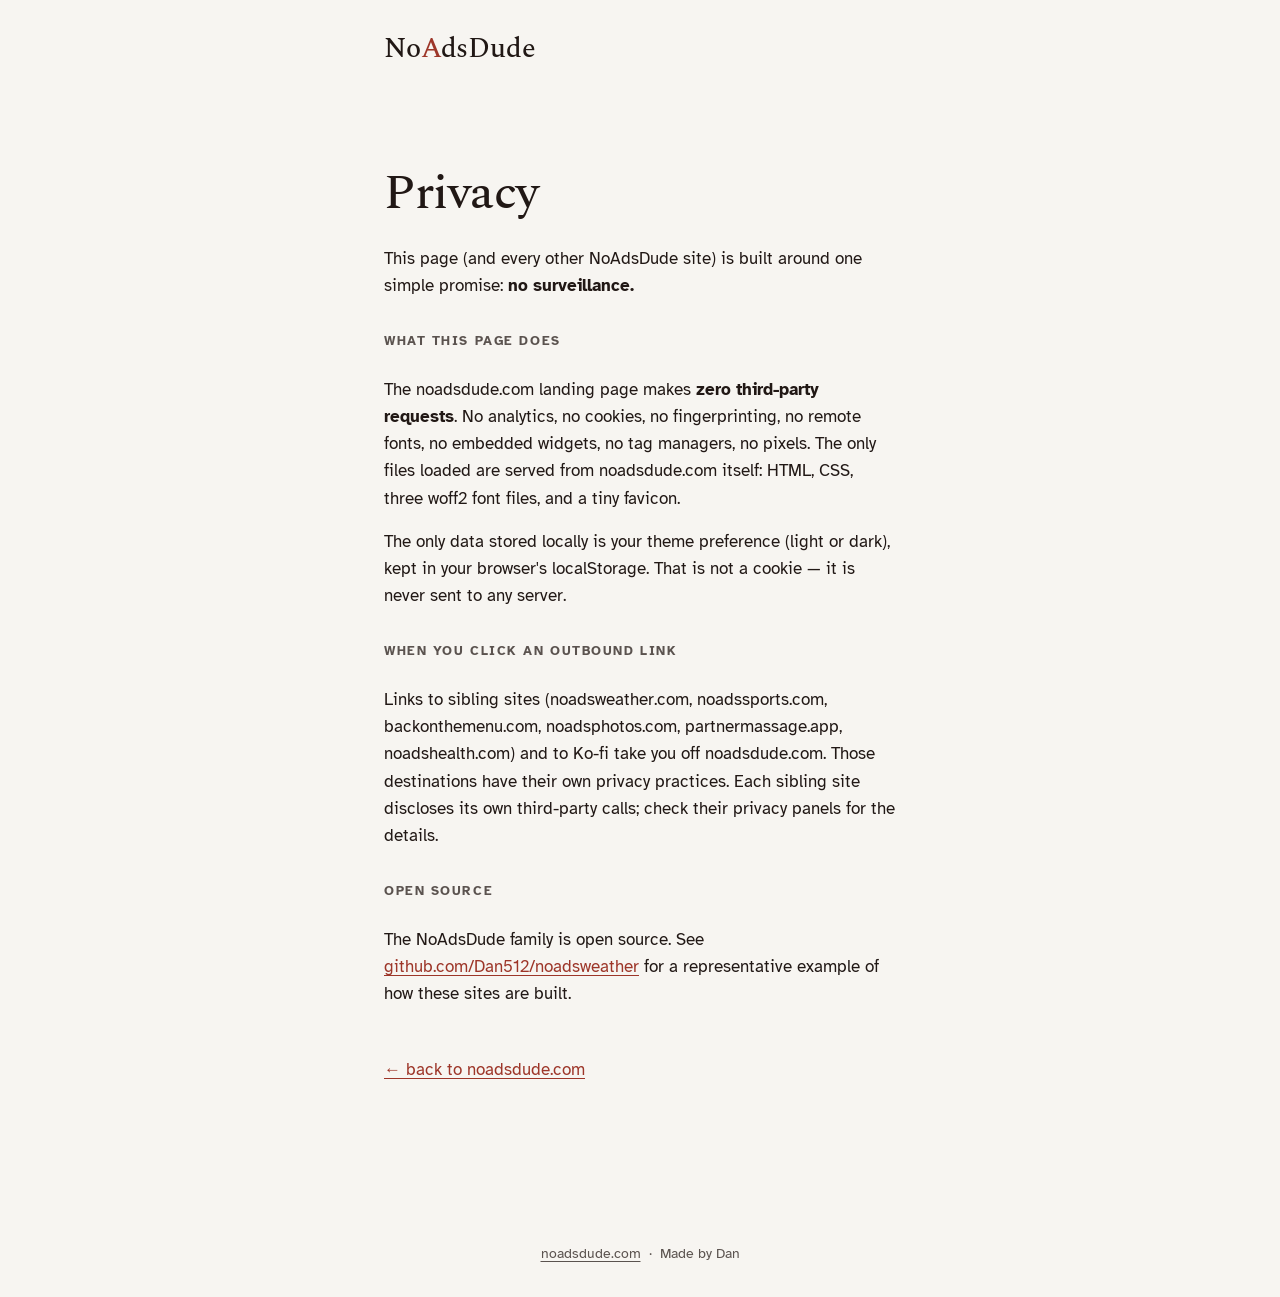
<file: privacy.html>
<!doctype html>
<html lang="en">
<head>
  <meta charset="utf-8">
  <meta name="viewport" content="width=device-width, initial-scale=1, viewport-fit=cover">
  <meta name="color-scheme" content="light dark">
  <title>Privacy — NoAdsDude</title>
  <meta name="description" content="Privacy policy for noadsdude.com: zero third-party requests, no cookies, no tracking.">
  <link rel="canonical" href="https://noadsdude.com/privacy.html">

  <link rel="icon" type="image/png" sizes="96x96" href="/favicon-light-96x96.png" media="(prefers-color-scheme: light)">
  <link rel="icon" type="image/png" sizes="96x96" href="/favicon-dark-96x96.png" media="(prefers-color-scheme: dark)">
  <link rel="shortcut icon" href="/favicon-light.ico">
  <link rel="apple-touch-icon" href="/apple-touch-icon.png">
  <link rel="preload" href="/fonts/spectral-500-latin.woff2" as="font" type="font/woff2" crossorigin>
  <link rel="stylesheet" href="/style.css">

  <script>
    (function () {
      try {
        var stored = localStorage.getItem('noadsdude:theme');
        var theme = (stored === 'light' || stored === 'dark')
          ? stored
          : (window.matchMedia('(prefers-color-scheme: dark)').matches ? 'dark' : 'light');
        document.documentElement.setAttribute('data-theme', theme);
      } catch (e) {}
    })();
  </script>
</head>
<body>
  <header class="site-header">
    <a class="wordmark" href="/" aria-label="NoAdsDude home">
      No<span class="mark">A</span>dsDude
    </a>
  </header>

  <main>
    <section>
      <h1>Privacy</h1>
      <p>This page (and every other NoAdsDude site) is built around one simple promise: <strong>no surveillance.</strong></p>

      <h2 class="section-label">What this page does</h2>
      <p>The noadsdude.com landing page makes <strong>zero third-party requests</strong>. No analytics, no cookies, no fingerprinting, no remote fonts, no embedded widgets, no tag managers, no pixels. The only files loaded are served from noadsdude.com itself: HTML, CSS, three woff2 font files, and a tiny favicon.</p>
      <p>The only data stored locally is your theme preference (light or dark), kept in your browser's localStorage. That is not a cookie — it is never sent to any server.</p>

      <h2 class="section-label">When you click an outbound link</h2>
      <p>Links to sibling sites (noadsweather.com, noadssports.com, backonthemenu.com, noadsphotos.com, partnermassage.app, noadshealth.com) and to Ko-fi take you off noadsdude.com. Those destinations have their own privacy practices. Each sibling site discloses its own third-party calls; check their privacy panels for the details.</p>

      <h2 class="section-label">Open source</h2>
      <p>The NoAdsDude family is open source. See <a href="https://github.com/Dan512/noadsweather" target="_blank" rel="noopener noreferrer">github.com/Dan512/noadsweather</a> for a representative example of how these sites are built.</p>

      <p style="margin-top: 3rem;"><a href="/">← back to noadsdude.com</a></p>
    </section>
  </main>

  <footer class="site-footer">
    <p class="footer-meta"><a href="/">noadsdude.com</a> &nbsp;·&nbsp; Made by Dan</p>
  </footer>
</body>
</html>
</file>
<file: style.css>
/* ============================================================
   NoAdsDude landing page styles
   See ../.impeccable.md and docs/plans/...-design.md for context.
   ============================================================ */

@font-face {
  font-family: 'Spectral';
  font-style: normal;
  font-weight: 500;
  font-display: swap;
  src: url('/fonts/spectral-500-latin.woff2') format('woff2');
}

@font-face {
  font-family: 'Atkinson Hyperlegible';
  font-style: normal;
  font-weight: 400;
  font-display: swap;
  src: url('/fonts/atkinson-hyperlegible-400-latin.woff2') format('woff2');
}

@font-face {
  font-family: 'Atkinson Hyperlegible';
  font-style: normal;
  font-weight: 700;
  font-display: swap;
  src: url('/fonts/atkinson-hyperlegible-700-latin.woff2') format('woff2');
}

:root {
  /* Type families */
  --font-display: 'Spectral', Georgia, 'Times New Roman', serif;
  --font-body: 'Atkinson Hyperlegible', -apple-system, BlinkMacSystemFont, 'Segoe UI', 'Helvetica Neue', Arial, sans-serif;

  /* Spacing (4pt scale) */
  --space-1: 0.25rem;
  --space-2: 0.5rem;
  --space-3: 0.75rem;
  --space-4: 1rem;
  --space-6: 1.5rem;
  --space-8: 2rem;
  --space-12: 3rem;
  --space-16: 4rem;
  --space-24: 6rem;

  /* Layout */
  --content-max: 36rem;
  --gutter: clamp(1rem, 5vw, 2rem);

  /* Colors (light theme defaults — overridden in :root[data-theme="dark"] and @media dark) */
  --paper:  oklch(0.97 0.005 80);
  --ink:    oklch(0.22 0.015 40);
  --rule:   oklch(0.85 0.008 60);
  --muted:  oklch(0.45 0.012 50);
  --accent: oklch(0.48 0.14 30);

  color-scheme: light dark;
}

/* Dark theme — applies when JS has set data-theme, OR when system says dark and no override */
:root[data-theme="dark"] {
  --paper:  oklch(0.16 0.012 40);
  --ink:    oklch(0.92 0.008 80);
  --rule:   oklch(0.30 0.012 50);
  --muted:  oklch(0.65 0.012 60);
  --accent: oklch(0.68 0.13 35);
}

/* CSS-only fallback for users with JS disabled: respect prefers-color-scheme */
@media (prefers-color-scheme: dark) {
  :root:not([data-theme="light"]):not([data-theme="dark"]) {
    --paper:  oklch(0.16 0.012 40);
    --ink:    oklch(0.92 0.008 80);
    --rule:   oklch(0.30 0.012 50);
    --muted:  oklch(0.65 0.012 60);
    --accent: oklch(0.68 0.13 35);
  }
}

*, *::before, *::after { box-sizing: border-box; }

html {
  -webkit-text-size-adjust: 100%;
  text-rendering: optimizeLegibility;
}

body {
  margin: 0;
  background-color: var(--paper);
  color: var(--ink);
  font-family: var(--font-body);
  font-size: 1.0625rem;       /* 17px */
  line-height: 1.6;
  font-feature-settings: 'kern' 1, 'liga' 1, 'calt' 1;
  min-height: 100dvh;
}

/* Light text in dark theme needs slightly more leading */
:root[data-theme="dark"] body { line-height: 1.65; }

img, svg { max-width: 100%; height: auto; display: block; }

a { color: var(--accent); text-decoration-thickness: 1px; text-underline-offset: 0.2em; }
a:focus-visible {
  outline: 2px solid var(--accent);
  outline-offset: 2px;
}

button {
  font: inherit;
  color: inherit;
  background: none;
  border: 0;
  cursor: pointer;
  padding: 0;
}
button:focus-visible {
  outline: 2px solid var(--accent);
  outline-offset: 2px;
}

/* Display typography */
h1, h2 {
  font-family: var(--font-display);
  font-weight: 500;
  margin: 0;
}
h1 { font-size: clamp(2.25rem, 1rem + 4.5vw, 4.5rem); line-height: 1.05; letter-spacing: -0.01em; }

/* Section labels (small caps via letter-spacing + uppercase — Spectral's smcp is optional polish) */
.section-label {
  font-family: var(--font-body);
  font-weight: 700;
  font-size: 0.8125rem;
  letter-spacing: 0.12em;
  text-transform: uppercase;
  color: var(--muted);
  margin: 0 0 var(--space-6);
}

/* Body paragraphs cap at ~65ch */
p { max-width: 62ch; margin: 0 0 var(--space-4); }

/* Vertical-flow layout. Centered column with side gutters. */
main, .site-header, .site-footer {
  max-width: var(--content-max);
  margin-inline: auto;
  padding-inline: var(--gutter);
}

main { display: flex; flex-direction: column; gap: var(--space-16); padding-block: var(--space-16) var(--space-24); }
@media (min-width: 720px) {
  main { gap: var(--space-24); padding-block: var(--space-24) var(--space-24); }
}

main > section { padding-top: var(--space-12); border-top: 1px solid var(--rule); }
main > section:first-child { padding-top: 0; border-top: 0; }   /* manifesto */

.site-header {
  display: flex;
  justify-content: space-between;
  align-items: center;
  padding-block: var(--space-4) 0;
  padding-top: clamp(var(--space-4), 3vh, var(--space-8));
}

.wordmark {
  font-family: var(--font-display);
  font-weight: 500;
  font-size: clamp(1.5rem, 1rem + 1vw, 1.75rem);
  letter-spacing: -0.005em;
  color: var(--ink);
  text-decoration: none;
}
.wordmark .mark { color: var(--accent); }

#theme-toggle {
  font-size: 1.125rem;
  width: 2rem; height: 2rem;
  border-radius: 50%;
  display: inline-flex;
  align-items: center;
  justify-content: center;
  color: var(--muted);
}
#theme-toggle:hover, #theme-toggle:focus-visible { color: var(--ink); }

/* Icon visibility per theme. Set in JS by toggling data-theme on <html>. */
#theme-toggle [data-icon-light] { display: none; }
#theme-toggle [data-icon-dark]  { display: inline; }
:root[data-theme="dark"] #theme-toggle [data-icon-light] { display: inline; }
:root[data-theme="dark"] #theme-toggle [data-icon-dark]  { display: none; }
/* CSS-only fallback when no data-theme set */
@media (prefers-color-scheme: dark) {
  :root:not([data-theme="light"]):not([data-theme="dark"]) #theme-toggle [data-icon-light] { display: inline; }
  :root:not([data-theme="light"]):not([data-theme="dark"]) #theme-toggle [data-icon-dark]  { display: none; }
}

.manifesto h1 { margin-bottom: var(--space-8); }
.manifesto p + p { margin-top: var(--space-4); }

.site-list {
  list-style: none;
  padding: 0;
  margin: 0;
  counter-reset: site;
  display: flex;
  flex-direction: column;
}

.site-list > li {
  counter-increment: site;
  border-bottom: 1px solid var(--rule);
}
.site-list > li:last-child { border-bottom: 0; }

.site-link {
  display: grid;
  grid-template-columns: auto 1fr auto;
  grid-template-areas:
    "num name arrow"
    ".   desc arrow"
    ".   url  .";
  column-gap: var(--space-4);
  row-gap: var(--space-1);
  align-items: baseline;
  padding-block: var(--space-6);
  color: var(--ink);
  text-decoration: none;
}

.site-link::before {
  content: counter(site, decimal-leading-zero);
  grid-area: num;
  font-family: var(--font-body);
  font-weight: 700;
  font-size: 0.8125rem;
  letter-spacing: 0.08em;
  color: var(--muted);
  padding-top: 0.4em;     /* baseline-align with the site name's cap-height */
}

.site-link .site-name {
  grid-area: name;
  font-family: var(--font-display);
  font-weight: 500;
  font-size: clamp(1.5rem, 1rem + 2vw, 2.25rem);
  line-height: 1.15;
}
.site-link .site-desc { grid-area: desc; color: var(--ink); }
.site-link .site-url  { grid-area: url;  color: var(--accent); font-size: 0.9375rem; }
.site-link .site-arrow {
  grid-area: arrow;
  align-self: center;
  color: var(--accent);
  font-size: 1.5rem;
  transition: transform 200ms cubic-bezier(0.22, 1, 0.36, 1);
}
.site-link:hover .site-arrow,
.site-link:focus-visible .site-arrow { transform: translateX(4px); }

.site-link:hover .site-name,
.site-link:focus-visible .site-name {
  text-decoration: underline;
  text-decoration-color: var(--accent);
  text-decoration-thickness: 1px;
  text-underline-offset: 0.18em;
}

/* Why-make-this section: prose paragraphs, intro + examples + closing */
.why p { max-width: 62ch; margin-bottom: var(--space-4); }
.why p:last-child { margin-bottom: 0; }

/* Rules section: definition list with serif title + sans body, breathing room */
.rules-list {
  margin: 0;
  display: flex;
  flex-direction: column;
  gap: var(--space-6);
  max-width: 62ch;
}
.rules-list dt {
  font-family: var(--font-display);
  font-weight: 500;
  font-size: 1.25rem;
  color: var(--ink);
  line-height: 1.2;
  margin: 0 0 var(--space-1);
}
.rules-list dd {
  margin: 0;
  color: var(--ink);
}

.support p { max-width: 62ch; }
.support-cta {
  margin-top: var(--space-6);
  font-family: var(--font-display);
  font-size: clamp(1.25rem, 1rem + 1vw, 1.5rem);
}
.support-cta a { color: var(--accent); text-decoration-thickness: 1px; text-underline-offset: 0.2em; }
.caption {
  margin-top: var(--space-4);
  font-size: 0.875rem;
  font-style: italic;
  color: var(--muted);
}

.privacy-panel {
  margin-top: var(--space-12);
  border-top: 1px solid var(--rule);
  padding-top: var(--space-8);
  font-size: 0.9375rem;
  color: var(--muted);
}
.privacy-panel summary {
  font-family: var(--font-body);
  font-weight: 700;
  font-size: 0.8125rem;
  letter-spacing: 0.12em;
  text-transform: uppercase;
  color: var(--muted);
  cursor: pointer;
  list-style: none;
  margin-bottom: var(--space-4);
}
.privacy-panel summary::-webkit-details-marker { display: none; }
.privacy-panel summary::before {
  content: '▸ ';
  display: inline-block;
  margin-right: 0.4em;
  transition: transform 200ms ease-out;
}
.privacy-panel[open] summary::before { transform: rotate(90deg); }
.privacy-panel p { max-width: 62ch; }

.site-footer {
  padding-block: var(--space-12) var(--space-8);
  text-align: center;
  color: var(--muted);
  font-size: 0.875rem;
}
.site-footer .stance { font-style: italic; margin: 0 auto var(--space-2); max-width: none; }
.site-footer .footer-meta { margin: 0; max-width: none; }
.site-footer a { color: var(--muted); text-decoration: underline; text-decoration-thickness: 1px; text-underline-offset: 0.18em; }
.site-footer a:hover, .site-footer a:focus-visible { color: var(--accent); }

/* Headline reveal: starts hidden and slid 10px down; .ready on <html> reveals it */
.manifesto h1 {
  opacity: 0;
  transform: translateY(10px);
  transition:
    opacity 500ms cubic-bezier(0.22, 1, 0.36, 1),
    transform 500ms cubic-bezier(0.22, 1, 0.36, 1);
}
.ready .manifesto h1 {
  opacity: 1;
  transform: translateY(0);
}

/* Reduced motion: never animate, always show. */
@media (prefers-reduced-motion: reduce) {
  .manifesto h1 {
    opacity: 1;
    transform: none;
    transition: none;
  }
  .site-link .site-arrow { transition: none; }
  .privacy-panel summary::before { transition: none; }
}

/* Privacy / 404 standalone pages */
main > section > h2.section-label { margin-top: var(--space-8); }
main > section > h1 {
  font-family: var(--font-display);
  font-weight: 500;
  font-size: clamp(2rem, 1rem + 3vw, 3rem);
  line-height: 1.1;
  margin: 0 0 var(--space-6);
}
</file>
